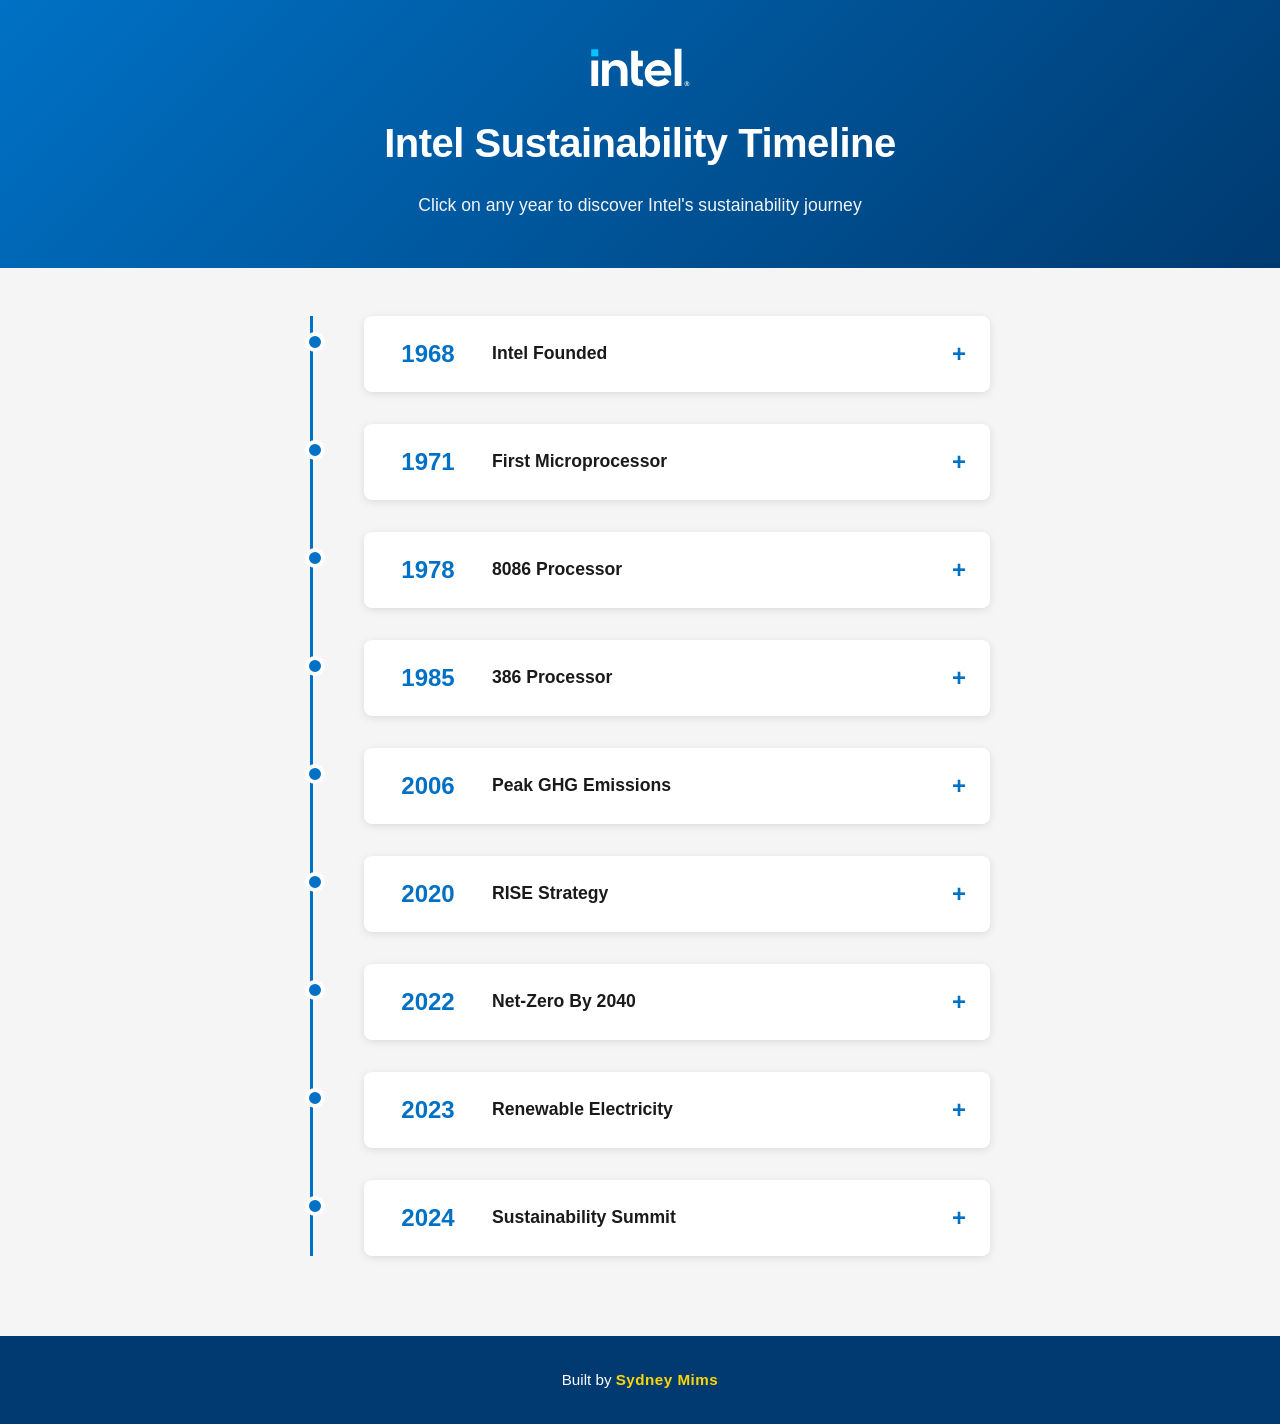
<file: sydney-mims/index.html>
<!DOCTYPE html>
<html lang="en">
<head>
  <meta charset="UTF-8" />
  <meta name="viewport" content="width=device-width, initial-scale=1.0" />
  <title>Intel: Sustainability Through the Ages</title>
  <link rel="stylesheet" href="style.css" />
</head>
<body>

  <!-- Header Section -->
  <header class="header">
    <div class="header-content">
      <img class="logo" src="img/intel-header-logo.svg" alt="Intel Logo" />
      <h1 class="page-title">Intel Sustainability Timeline</h1>
      <p class="page-subtitle">Click on any year to discover Intel's sustainability journey</p>
    </div>
  </header>

  <!-- Main Timeline Section -->
  <section class="timeline-section">
    <!-- Timeline container with vertical line -->
    <div class="timeline-container">

      <!-- Timeline Item 1: 1968 -->
      <div class="timeline-item">
        <div class="timeline-marker">
          <div class="marker-dot"></div>
        </div>
        <div class="timeline-content">
          <button class="timeline-header" onclick="toggleItem(this)">
            <span class="year">1968</span>
            <span class="title">Intel Founded</span>
            <span class="toggle-icon">+</span>
          </button>
          <div class="timeline-details">
            <img class="detail-image" src="img/1.jpg" alt="Intel Founded - 1968" />
            <p class="detail-text">
              Robert Noyce and Gordon Moore rename the newly formed company 
              NM Electronics to Intel Corporation, laying the foundation for 
              decades of technological innovation.
            </p>
          </div>
        </div>
      </div>

      <!-- Timeline Item 2: 1971 -->
      <div class="timeline-item">
        <div class="timeline-marker">
          <div class="marker-dot"></div>
        </div>
        <div class="timeline-content">
          <button class="timeline-header" onclick="toggleItem(this)">
            <span class="year">1971</span>
            <span class="title">First Microprocessor</span>
            <span class="toggle-icon">+</span>
          </button>
          <div class="timeline-details">
            <img class="detail-image" src="img/2.jpg" alt="First Microprocessor - 1971" />
            <p class="detail-text">
              Intel debuts the 4004, the world's first commercial microprocessor, 
              igniting the microprocessor revolution and propelling the future 
              of computing devices.
            </p>
          </div>
        </div>
      </div>

      <!-- Timeline Item 3: 1978 -->
      <div class="timeline-item">
        <div class="timeline-marker">
          <div class="marker-dot"></div>
        </div>
        <div class="timeline-content">
          <button class="timeline-header" onclick="toggleItem(this)">
            <span class="year">1978</span>
            <span class="title">8086 Processor</span>
            <span class="toggle-icon">+</span>
          </button>
          <div class="timeline-details">
            <img class="detail-image" src="img/3.jpg" alt="8086 Processor - 1978" />
            <p class="detail-text">
              Launch of the 8086 processor, establishing the x86 architecture 
              that drives countless PCs and servers in the modern era.
            </p>
          </div>
        </div>
      </div>

      <!-- Timeline Item 4: 1985 -->
      <div class="timeline-item">
        <div class="timeline-marker">
          <div class="marker-dot"></div>
        </div>
        <div class="timeline-content">
          <button class="timeline-header" onclick="toggleItem(this)">
            <span class="year">1985</span>
            <span class="title">386 Processor</span>
            <span class="toggle-icon">+</span>
          </button>
          <div class="timeline-details">
            <img class="detail-image" src="img/4.jpg" alt="386 Processor - 1985" />
            <p class="detail-text">
              Intel introduces the 386 processor with 32-bit architecture, 
              ushering in a new era of performance and multitasking for 
              personal computers.
            </p>
          </div>
        </div>
      </div>

      <!-- Timeline Item 5: 2006 -->
      <div class="timeline-item">
        <div class="timeline-marker">
          <div class="marker-dot"></div>
        </div>
        <div class="timeline-content">
          <button class="timeline-header" onclick="toggleItem(this)">
            <span class="year">2006</span>
            <span class="title">Peak GHG Emissions</span>
            <span class="toggle-icon">+</span>
          </button>
          <div class="timeline-details">
            <img class="detail-image" src="img/1.jpg" alt="Peak GHG Emissions - 2006" />
            <p class="detail-text">
              This year marks Intel's highest annual greenhouse gas emissions 
              for operations. Over subsequent years, Intel invests heavily in 
              chemical abatement, renewable energy, and energy-efficient 
              manufacturing to reverse this trend.
            </p>
          </div>
        </div>
      </div>

      <!-- Timeline Item 6: 2020 -->
      <div class="timeline-item">
        <div class="timeline-marker">
          <div class="marker-dot"></div>
        </div>
        <div class="timeline-content">
          <button class="timeline-header" onclick="toggleItem(this)">
            <span class="year">2020</span>
            <span class="title">RISE Strategy</span>
            <span class="toggle-icon">+</span>
          </button>
          <div class="timeline-details">
            <img class="detail-image" src="img/2.jpg" alt="RISE Strategy - 2020" />
            <p class="detail-text">
              Intel launches its RISE (Responsible, Inclusive, Sustainable, 
              Enabling) strategy and 2030 goals, aiming to drive industry-wide 
              progress on climate action, water stewardship, and waste reduction.
            </p>
          </div>
        </div>
      </div>

      <!-- Timeline Item 7: 2022 -->
      <div class="timeline-item">
        <div class="timeline-marker">
          <div class="marker-dot"></div>
        </div>
        <div class="timeline-content">
          <button class="timeline-header" onclick="toggleItem(this)">
            <span class="year">2022</span>
            <span class="title">Net-Zero By 2040</span>
            <span class="toggle-icon">+</span>
          </button>
          <div class="timeline-details">
            <img class="detail-image" src="img/3.jpg" alt="Net-Zero By 2040 - 2022" />
            <p class="detail-text">
              Intel announces its commitment to achieve net-zero greenhouse 
              gas emissions (Scope 1 and 2) across its global operations 
              by 2040, building on years of environmental initiatives.
            </p>
          </div>
        </div>
      </div>

      <!-- Timeline Item 8: 2023 -->
      <div class="timeline-item">
        <div class="timeline-marker">
          <div class="marker-dot"></div>
        </div>
        <div class="timeline-content">
          <button class="timeline-header" onclick="toggleItem(this)">
            <span class="year">2023</span>
            <span class="title">Renewable Electricity</span>
            <span class="toggle-icon">+</span>
          </button>
          <div class="timeline-details">
            <img class="detail-image" src="img/4.jpg" alt="Renewable Electricity - 2023" />
            <p class="detail-text">
              The company achieves 99% renewable electricity usage worldwide, 
              helping to drastically lower carbon emissions and driving progress 
              toward Intel's long-term sustainability goals.
            </p>
          </div>
        </div>
      </div>

      <!-- Timeline Item 9: 2024 -->
      <div class="timeline-item">
        <div class="timeline-marker">
          <div class="marker-dot"></div>
        </div>
        <div class="timeline-content">
          <button class="timeline-header" onclick="toggleItem(this)">
            <span class="year">2024</span>
            <span class="title">Sustainability Summit</span>
            <span class="toggle-icon">+</span>
          </button>
          <div class="timeline-details">
            <img class="detail-image" src="img/1.jpg" alt="Sustainability Summit - 2024" />
            <p class="detail-text">
              Intel hosts its first Sustainability Summit, uniting suppliers, 
              government officials, and industry leaders to collaborate on 
              next-generation sustainable semiconductor manufacturing.
            </p>
          </div>
        </div>
      </div>

    </div>
  </section>

  <!-- Footer -->
  <footer class="footer">
    <p>Built by <span class="developer-name">Sydney Mims</span></p>
  </footer>

  <!-- JavaScript for interactivity -->
  <script>
    // Function to toggle timeline item details
    function toggleItem(button) {
      // Get the details section (sibling of the button's parent)
      const detailsSection = button.nextElementSibling;
      
      // Toggle the 'open' class to show/hide details
      detailsSection.classList.toggle('open');
      
      // Change the toggle icon
      const icon = button.querySelector('.toggle-icon');
      if (detailsSection.classList.contains('open')) {
        icon.textContent = '−';
      } else {
        icon.textContent = '+';
      }
    }
  </script>

</body>
</html>
</file>
<file: sydney-mims/style.css>
/* ========================================
   INTEL SUSTAINABILITY TIMELINE STYLES
   ======================================== */

/* Root variables for colors and spacing */
:root {
  /* Intel brand colors */
  --intel-blue: #0071C5;
  --intel-blue-dark: #003A70;
  --intel-blue-light: #E8F4FF;
  
  /* Neutral colors */
  --dark-text: #1a1a1a;
  --light-text: #ffffff;
  --gray-border: #e0e0e0;
  --gray-bg: #f5f5f5;
  
  /* Spacing */
  --spacing-xs: 8px;
  --spacing-sm: 16px;
  --spacing-md: 24px;
  --spacing-lg: 32px;
  --spacing-xl: 48px;
  
  /* Transitions */
  --transition-fast: 0.2s ease-in-out;
  --transition-smooth: 0.3s ease-in-out;
}

/* ========================================
   GLOBAL STYLES
   ======================================== */

* {
  /* Reset margins and padding */
  margin: 0;
  padding: 0;
  /* Box sizing to include padding/border in width/height */
  box-sizing: border-box;
}

body {
  /* Clean, modern font */
  font-family: -apple-system, BlinkMacSystemFont, 'Segoe UI', Roboto, Oxygen, Ubuntu, Cantarell, sans-serif;
  line-height: 1.6;
  color: var(--dark-text);
  background-color: #ffffff;
  overflow-x: hidden;
}

/* ========================================
   HEADER SECTION
   ======================================== */

.header {
  /* Blue gradient background */
  background: linear-gradient(135deg, var(--intel-blue) 0%, var(--intel-blue-dark) 100%);
  color: var(--light-text);
  text-align: center;
  padding: var(--spacing-xl) var(--spacing-md);
}

.header-content {
  /* Center content vertically and horizontally */
  max-width: 800px;
  margin: 0 auto;
}

/* Intel logo */
.logo {
  width: 100px;
  height: auto;
  margin-bottom: var(--spacing-md);
  display: block;
  margin-left: auto;
  margin-right: auto;
}

/* Page title */
.page-title {
  font-size: 2.5rem;
  font-weight: 700;
  margin-bottom: var(--spacing-sm);
  letter-spacing: -0.5px;
}

/* Page subtitle */
.page-subtitle {
  font-size: 1.1rem;
  opacity: 0.95;
  line-height: 1.6;
}

/* ========================================
   TIMELINE SECTION
   ======================================== */

.timeline-section {
  background-color: var(--gray-bg);
  padding: var(--spacing-xl) var(--spacing-md);
  width: 100%;
}

.timeline-container {
  /* Maximum width for readability */
  max-width: 700px;
  margin: 0 auto;
  position: relative;
}

/* Vertical line connecting all timeline dots */
.timeline-container::before {
  content: '';
  position: absolute;
  left: 20px;
  top: 0;
  bottom: 0;
  width: 3px;
  background-color: var(--intel-blue);
  z-index: 0;
}

/* ========================================
   TIMELINE ITEMS
   ======================================== */

/* Container for each timeline event */
.timeline-item {
  display: flex;
  margin-bottom: var(--spacing-lg);
  position: relative;
  z-index: 1;
}

/* Timeline marker (dot) on the left */
.timeline-marker {
  width: 50px;
  display: flex;
  justify-content: center;
  align-items: flex-start;
  padding-top: var(--spacing-sm);
  flex-shrink: 0;
}

/* The dot itself */
.marker-dot {
  width: 20px;
  height: 20px;
  background-color: var(--intel-blue);
  border: 4px solid var(--light-text);
  border-radius: 50%;
  transition: all var(--transition-smooth);
}

/* Hover effect on the dot */
.timeline-item:hover .marker-dot {
  width: 26px;
  height: 26px;
  background-color: var(--intel-blue-dark);
  box-shadow: 0 0 0 8px rgba(0, 113, 197, 0.1);
}

/* Content area for each timeline item */
.timeline-content {
  flex: 1;
  margin-left: var(--spacing-md);
  background-color: var(--light-text);
  border-radius: 8px;
  overflow: hidden;
  box-shadow: 0 2px 8px rgba(0, 0, 0, 0.1);
  transition: box-shadow var(--transition-smooth);
}

.timeline-content:hover {
  box-shadow: 0 4px 12px rgba(0, 71, 197, 0.15);
}

/* ========================================
   TIMELINE HEADER (CLICKABLE BUTTON)
   ======================================== */

/* The clickable header button */
.timeline-header {
  width: 100%;
  padding: var(--spacing-md);
  border: none;
  background-color: transparent;
  cursor: pointer;
  display: flex;
  justify-content: space-between;
  align-items: center;
  gap: var(--spacing-md);
  font-size: 1rem;
  transition: background-color var(--transition-smooth);
}

.timeline-header:hover {
  background-color: var(--intel-blue-light);
}

/* Left side content (year and title) */
.timeline-header .year {
  font-size: 1.5rem;
  font-weight: 700;
  color: var(--intel-blue);
  white-space: nowrap;
  min-width: 80px;
}

.timeline-header .title {
  flex: 1;
  text-align: left;
  font-size: 1.1rem;
  font-weight: 600;
  color: var(--dark-text);
}

/* Toggle icon (+ and −) */
.timeline-header .toggle-icon {
  font-size: 1.5rem;
  font-weight: 700;
  color: var(--intel-blue);
  white-space: nowrap;
  transition: transform var(--transition-smooth);
}

/* Rotate icon when item is open */
.timeline-details.open ~ .timeline-header .toggle-icon,
.timeline-header:has(+ .open) .toggle-icon {
  transform: rotate(90deg);
}

/* ========================================
   TIMELINE DETAILS (EXPANDABLE CONTENT)
   ======================================== */

/* Details container (hidden by default) */
.timeline-details {
  max-height: 0;
  overflow: hidden;
  transition: max-height var(--transition-smooth);
  background-color: var(--intel-blue-light);
}

/* Show details when 'open' class is added */
.timeline-details.open {
  max-height: 500px;
}

/* Image in details */
.detail-image {
  width: 100%;
  height: 200px;
  object-fit: cover;
  display: block;
}

/* Text in details */
.detail-text {
  padding: var(--spacing-md);
  color: var(--dark-text);
  line-height: 1.7;
  font-size: 0.95rem;
}

/* ========================================
   FOOTER
   ======================================== */

.footer {
  background-color: var(--intel-blue-dark);
  color: var(--light-text);
  text-align: center;
  padding: var(--spacing-lg) var(--spacing-md);
  font-size: 0.95rem;
}

.developer-name {
  font-weight: 600;
  color: #FFD700;
  letter-spacing: 0.5px;
}

/* ========================================
   RESPONSIVE DESIGN - TABLET
   ======================================== */

@media (max-width: 1024px) {
  .page-title {
    font-size: 2rem;
  }
  
  .timeline-container {
    max-width: 600px;
  }
}

/* ========================================
   RESPONSIVE DESIGN - MOBILE
   ======================================== */

@media (max-width: 768px) {
  .header {
    padding: var(--spacing-lg) var(--spacing-sm);
  }
  
  .logo {
    width: 80px;
  }
  
  .page-title {
    font-size: 1.75rem;
    margin-bottom: var(--spacing-xs);
  }
  
  .page-subtitle {
    font-size: 0.95rem;
  }
  
  .timeline-section {
    padding: var(--spacing-lg) var(--spacing-sm);
  }
  
  .timeline-container::before {
    left: 12px;
    width: 2px;
  }
  
  .timeline-item {
    margin-bottom: var(--spacing-md);
  }
  
  .timeline-marker {
    width: 40px;
    padding-top: var(--spacing-xs);
  }
  
  .marker-dot {
    width: 16px;
    height: 16px;
    border-width: 3px;
  }
  
  .timeline-item:hover .marker-dot {
    width: 20px;
    height: 20px;
  }
  
  .timeline-content {
    margin-left: var(--spacing-sm);
  }
  
  .timeline-header {
    padding: var(--spacing-sm);
    flex-direction: column;
    align-items: flex-start;
    gap: var(--spacing-xs);
  }
  
  .timeline-header .year {
    font-size: 1.25rem;
    min-width: auto;
  }
  
  .timeline-header .title {
    font-size: 1rem;
  }
  
  .timeline-header .toggle-icon {
    position: absolute;
    right: var(--spacing-sm);
    top: 50%;
    transform: translateY(-50%);
  }
  
  .detail-image {
    height: 150px;
  }
  
  .detail-text {
    padding: var(--spacing-sm);
    font-size: 0.9rem;
  }
}

/* ========================================
   RESPONSIVE DESIGN - SMALL MOBILE
   ======================================== */

@media (max-width: 480px) {
  .page-title {
    font-size: 1.5rem;
  }
  
  .page-subtitle {
    font-size: 0.9rem;
  }
  
  .logo {
    width: 60px;
  }
  
  .timeline-marker {
    width: 35px;
  }
  
  .marker-dot {
    width: 14px;
    height: 14px;
  }
  
  .timeline-header .year {
    font-size: 1.1rem;
  }
  
  .timeline-header .title {
    font-size: 0.95rem;
  }
  
  .detail-text {
    font-size: 0.85rem;
  }
}
</file>
